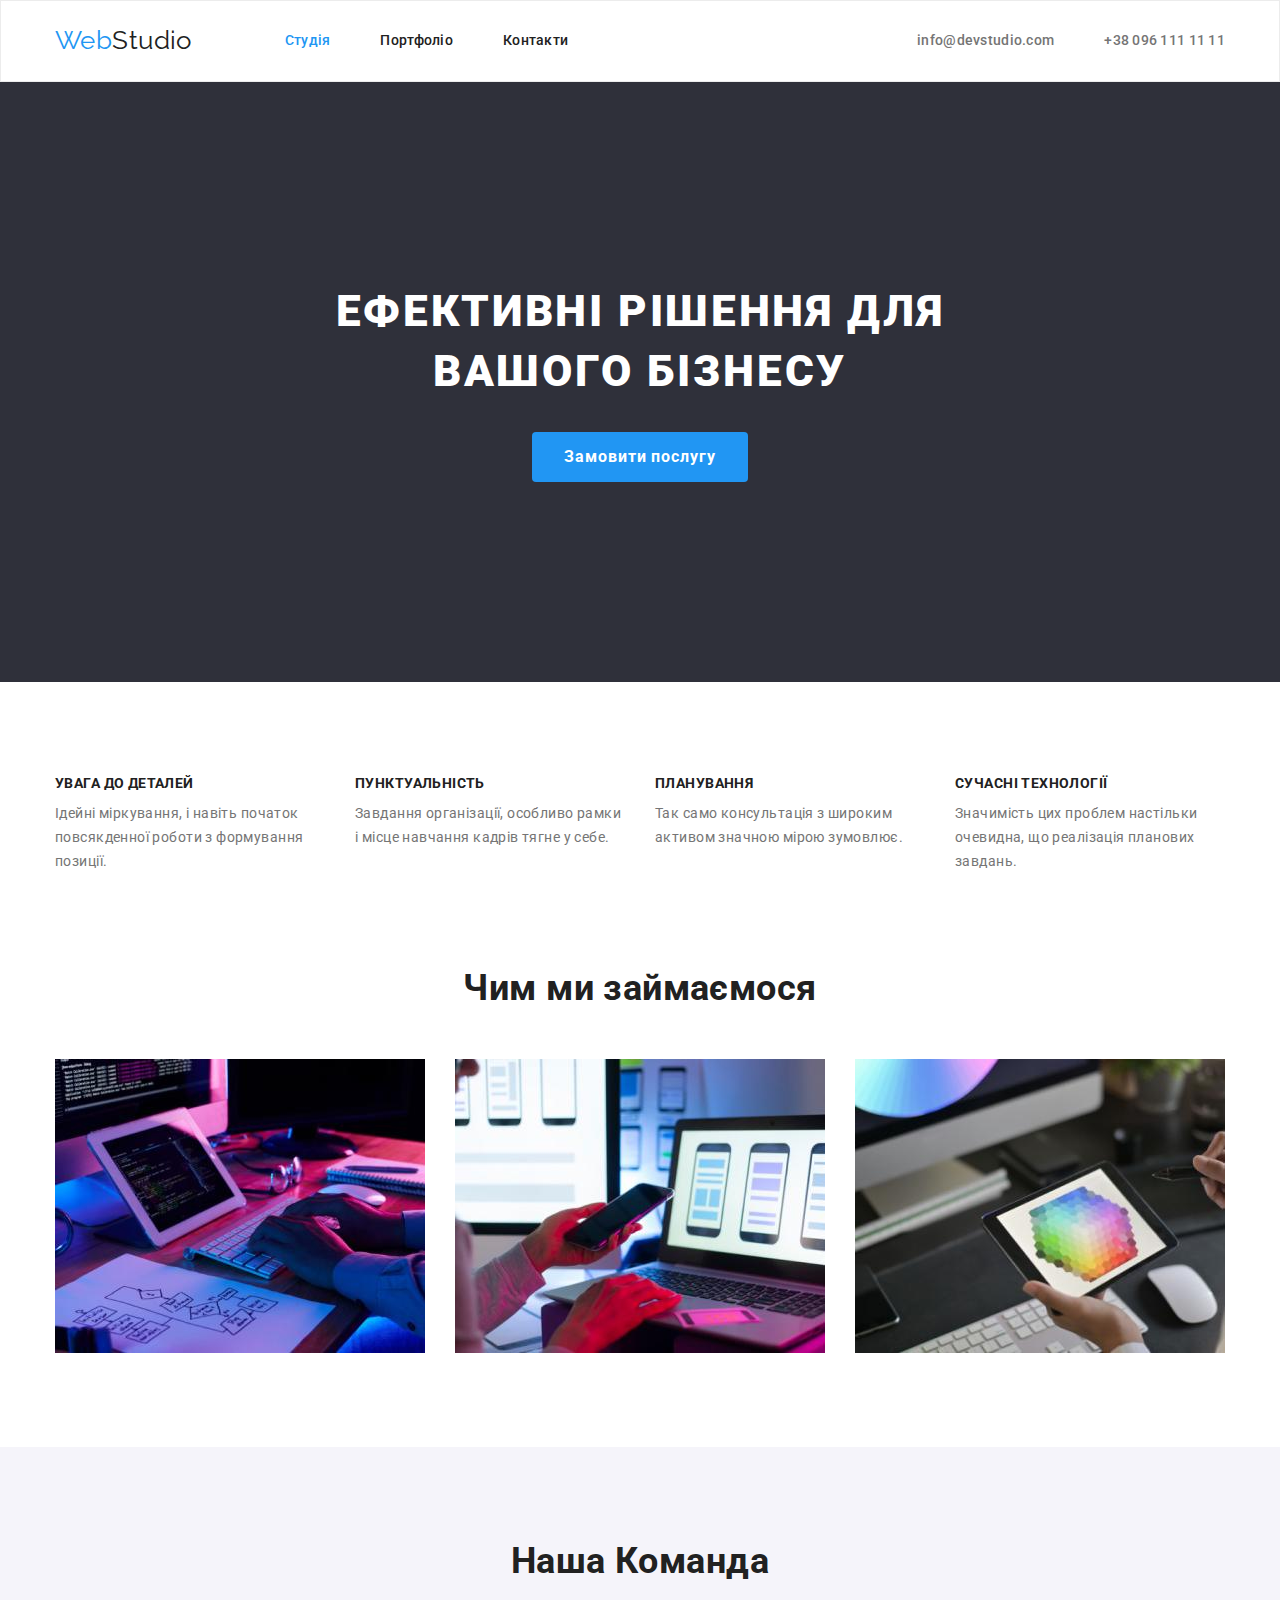
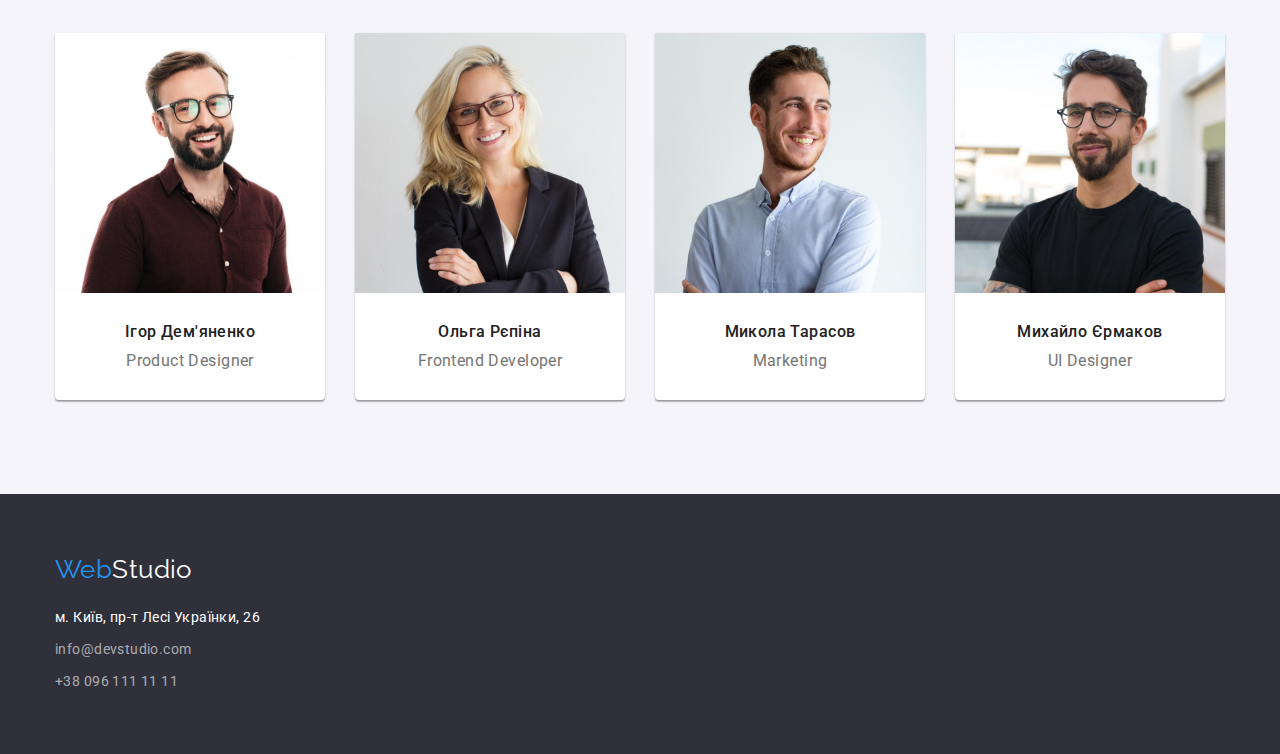
<file: index.html>
<!DOCTYPE html>
<html lang="uk">
<head>
    <meta charset="UTF-8">
    <meta http-equiv="X-UA-Compatible" content="IE=edge">
    <meta name="viewport" content="width=device-width, initial-scale=1.0">
    <title>Студія</title>
    <link rel="preconnect" href="https://fonts.googleapis.com">
    <link rel="preconnect" href="https://fonts.gstatic.com" crossorigin>
    <link href="https://fonts.googleapis.com/css2?family=Raleway:wght@700&family=Roboto:wght@400;500;700;900&display=swap" rel="stylesheet">
    <link rel="stylesheet" href="https://cdnjs.cloudflare.com/ajax/libs/modern-normalize/1.1.0/modern-normalize.min.css">
    <link rel="stylesheet" href="./css/styles.css" >
</head>
<body>
    <!--Шапка--> 
    <header class="header">
        <div class="container head-container"> 
            <nav class="header-nav">
            <a class="logo" href="./index.html"><span class="logo-color">Web</span>Studio</a>
            <ul class="site-nav list">
                <li class="item"><a href="./index.html" class="link current">Студія</a></li>
                <li class="item"><a href="./portfolio.html" class="link">Портфоліо</a></li>
                <li class="item"><a href="" class="link">Контакти</a></li>
            </ul>
            </nav>
            <ul class="auth-nav list">
                <li class="item"><a class="link" href="mailto:info@devstudio.com">info@devstudio.com</a></li>
                <li class="item"><a class="link" href="tel:+380961111111">+38 096 111 11 11</a></li>
            </ul>
        </div>
    </header>
    <!--Унікальний контент-->
    <main>
        <!--Кнопка-->
       <section class="hero">
            <div class="container">
            <h1 class="hero-title">Ефективні рішення для вашого бізнесу</h1>
            <button type="button" class="button">Замовити послугу</button>
            </div>
        </section>
        <!--Переваги веб-дезайну-->
        <section class="section second">
            <div class="container"> 
                <!--тег Н2 не відображатиметься в брайзері-->
                <h2 class="section-title visually-hidden">Переваги веб-дезайну</h2>
                <ul class="feature list">
                    <li>
                        <h3 class="title">УВАГА ДО ДЕТАЛЕЙ</h3>
                        <p>Ідейні міркування, і навіть початок повсякденної роботи з формування позиції.</p>
                    </li>
                    <li>
                        <h3 class="title">ПУНКТУАЛЬНІСТЬ</h3>
                        <p>Завдання організації, особливо рамки і місце навчання кадрів тягне у себе.</p>
                    </li>
                    <li>
                        <h3 class="title">ПЛАНУВАННЯ</h3>
                        <p>Так само консультація з широким активом значною мірою зумовлює.</p>
                    </li>
                    <li>
                        <h3 class="title">СУЧАСНІ ТЕХНОЛОГІЇ</h3>
                        <p>Значимість цих проблем настільки очевидна, що реалізація планових завдань.</p>
                    </li>
                </ul>
            </div>
        </section>
        <!--Чим ми займаємося-->
        <section class="section">
            <div class="container"> 
                <h2 class="section-title">Чим ми займаємося</h2>
                <ul class="images">
                    <li> <img src="./images/1.jpg" alt="комп'ютер" width="370"/> </li>
                    <li> <img src="./images/2.jpg" alt="телефон" width="370"/> </li>
                    <li> <img src="./images/3.jpg" alt="планшет" width="370"/> </li>
                </ul>
            </div>
        </section>
        <!--Наша Команда-->
        <section class="section team">
            <div class="container"> 
            <h2 class="section-title">Наша Команда</h2>
            <ul class="team list">
                <li> 
                    <img src="./images/e1.jpg" alt="Ігор" width="270"/>
                    <div class="overview">
                        <h3 class="title">Ігор Дем'яненко</h3>
                        <p class="text">Product Designer</p>
                    </div>
                </li>
                <li>
                    <img src="./images/e2.jpg" alt="Ольга" width="270"/> 
                    <div class="overview">
                        <h3 class="title">Ольга Рєпіна</h3>
                        <p class="text">Frontend Developer</p>
                    </div>
                </li>
                <li>
                    <img src="./images/e3.jpg" alt="Микола" width="270"/>
                    <div class="overview">
                        <h3 class="title">Микола Тарасов</h3>
                        <p class="text">Marketing</p>
                    </div>
                </li>
                <li>
                    <img src="./images/e4.jpg" alt="Михайло" width="270"/>
                    <div class="overview">
                        <h3 class="title">Михайло Єрмаков</h3>
                        <p class="text">UI Designer</p>
                    </div>
                </li>
            </ul>
            </div>
        </section>
    </main>
    <!--Низ-->
    <footer class="foot">
        <div class="container"> 
            <a class="logo" href="./index.html"><span class="logo-color">Web</span>Studio</a>
            <address >   
            <ul class="contacts">
                <li><a href="https://goo.gl/maps/5gf1aQqiZzD6x3Li7" target="_blank" rel="noopener noreferrer" class="address">м. Київ, пр-т Лесі Українки, 26</a></li>
                <li><a class="link" href="mailto:info@devstudio.com">info@devstudio.com</a></li>
                <li><a class="link" href="tel:+380961111111">+38 096 111 11 11</a></li>
            </ul>
            </address>
        </div>
    </footer>
</body>
</html>
</file>
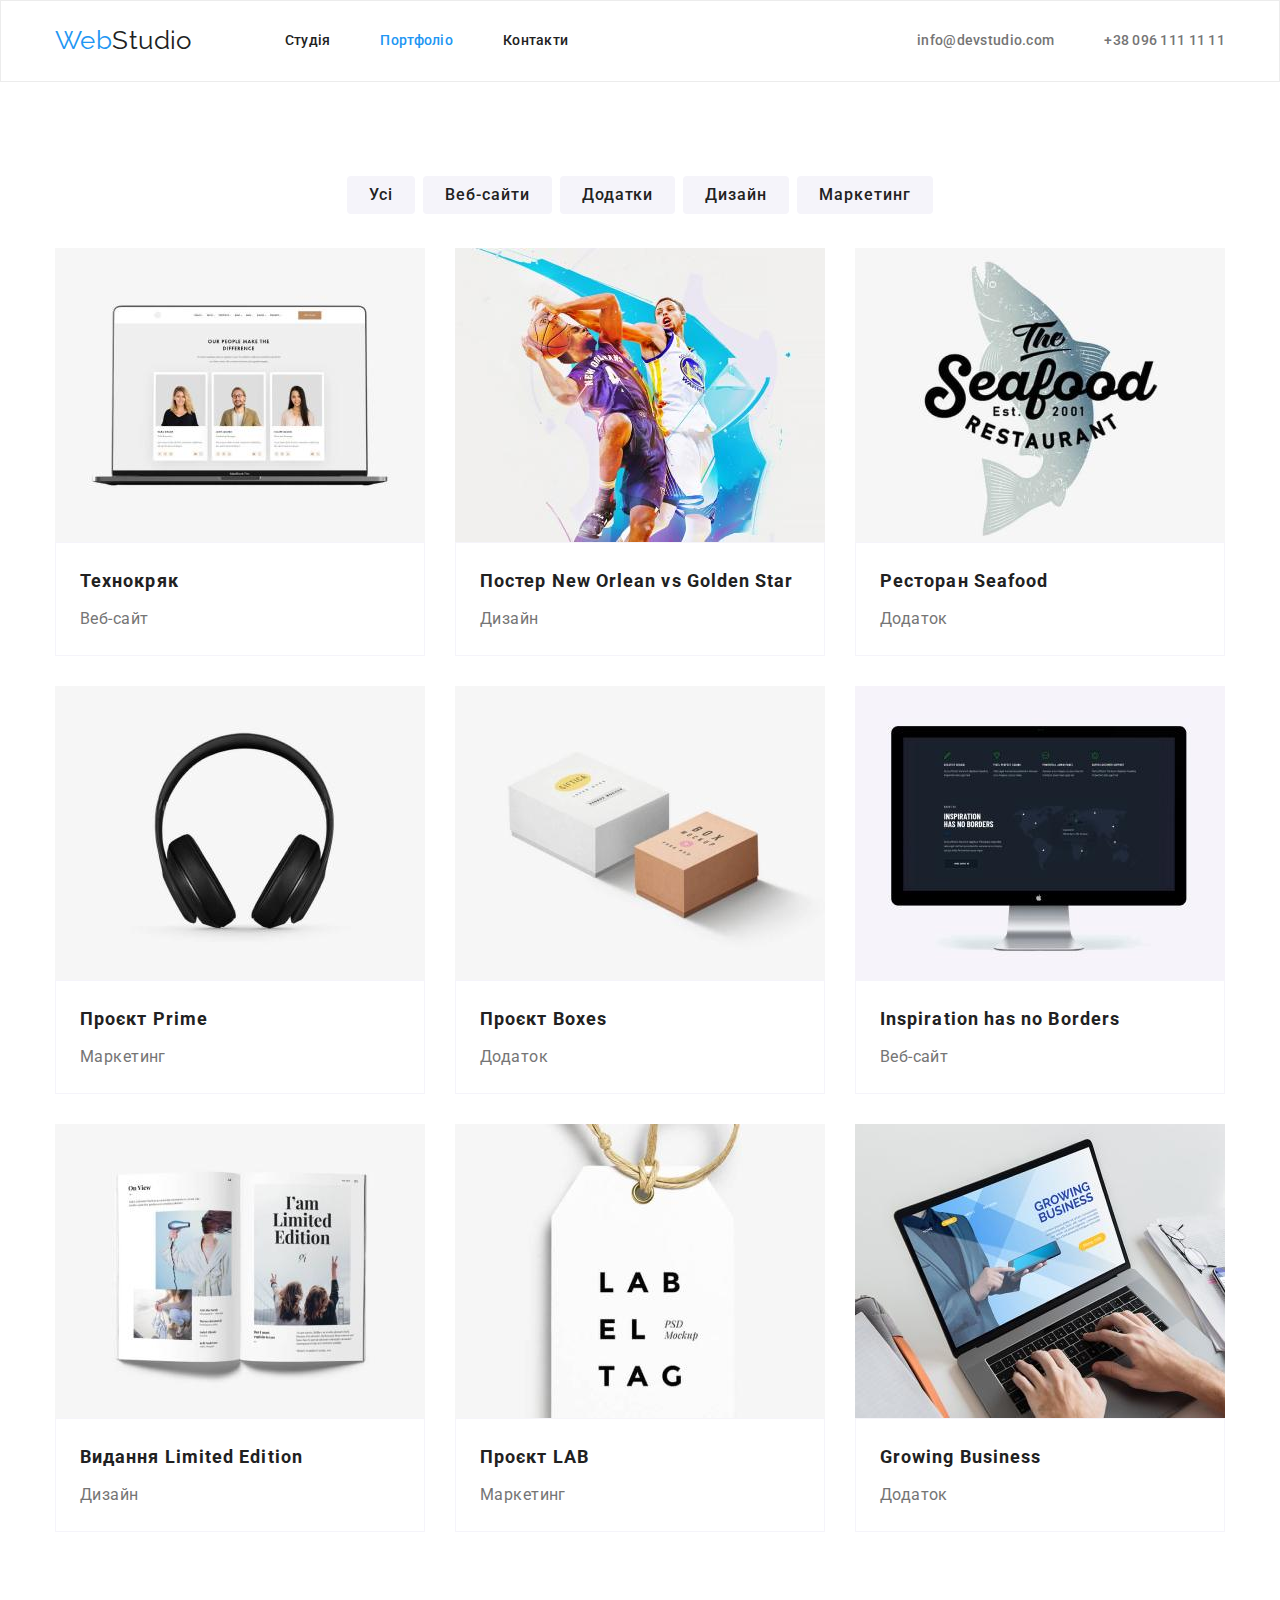
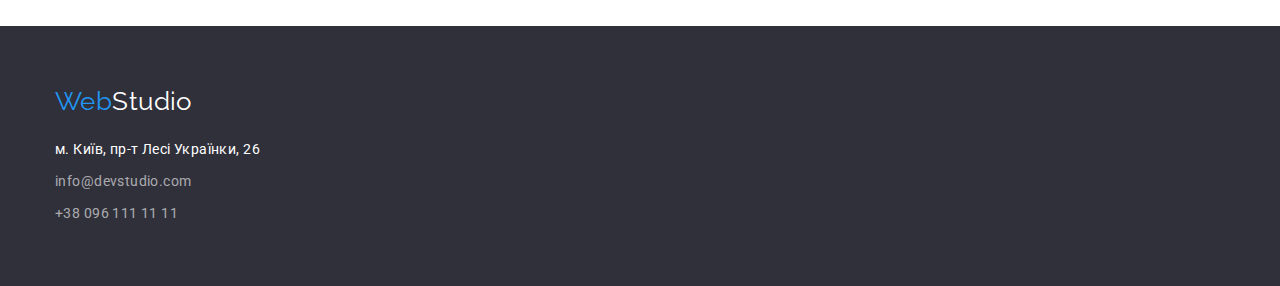
<file: portfolio.html>
<!DOCTYPE html>
<html lang="uk">
<head>
    <meta charset="UTF-8">
    <meta http-equiv="X-UA-Compatible" content="IE=edge">
    <meta name="viewport" content="width=device-width, initial-scale=1.0">
    <title>Студія</title>
    <link rel="preconnect" href="https://fonts.googleapis.com">
    <link rel="preconnect" href="https://fonts.gstatic.com" crossorigin>
    <link href="https://fonts.googleapis.com/css2?family=Raleway:wght@700&family=Roboto:wght@400;500;700;900&display=swap" rel="stylesheet">
    <link rel="stylesheet" href="https://cdnjs.cloudflare.com/ajax/libs/modern-normalize/1.1.0/modern-normalize.min.css">
    <link rel="stylesheet" href="./css/styles.css" >
</head>
<body>
    <!--Шапка-->
    <header class="header">
        <div class="container head-container"> 
            <nav class="header-nav">
            <a class="logo" href="./index.html"><span class="logo-color">Web</span>Studio</a>
            <ul class="site-nav list">
                <li class="item"><a href="./index.html" class="link">Студія</a></li>
                <li class="item"><a href="./portfolio.html" class="link current">Портфоліо</a></li>
                <li class="item"><a href="" class="link">Контакти</a></li>
            </ul>
            </nav>
            <ul class="auth-nav list">
                <li class="item"><a class="link" href="mailto:info@devstudio.com">info@devstudio.com</a></li>
                <li class="item"><a class="link" href="tel:+380961111111">+38 096 111 11 11</a></li>
            </ul>
        </div>
    </header>
    <!--Унікальний контент-->
    <main>
    <section class="section">
        <div class="container">
            <h1 class="visually-hidden">Наші роботи</h1>
        <ul class="project list">
            <li>
                <button type="button"class="button">Усі</button>
            </li>
            <li>
                <button type="button"class="button">Веб-сайти</button>
            </li>
            <li>
                <button type="button"class="button">Додатки</button>
            </li>
            <li>
                <button type="button"class="button">Дизайн</button>
            </li>
            <li>
                <button type="button"class="button">Маркетинг</button>
            </li>
        </ul>
        <ul class="portfolio list">
            <li> 
                <img src="./images/p1.jpg" alt="Ноутбук" width="370"/>
                <div class="description">
                    <h2 class="title">Технокряк</h2>
                    <p class="text">Веб-сайт</p>
                </div>
            </li>  
            <li> 
                <img src="./images/p2.jpg" alt="Баскетбол" width="370"/>
                <div class="description">
                    <h2 class="title">Постер New Orlean vs Golden Star</h2>
                    <p class="text">Дизайн</p>
                </div>
            </li>  
            <li> 
                <img src="./images/p3.jpg" alt="Ресторан" width="370"/>
                <div class="description">
                    <h2 class="title">Ресторан Seafood</h2>
                    <p class="text">Додаток</p>
                </div>
            </li>  
            <li> 
                <img src="./images/p4.jpg" alt="Навушники" width="370"/>
                <div class="description">
                    <h2 class="title">Проєкт Prime</h2>
                    <p class="text">Маркетинг</p>
                </div>
            </li>  
            <li> 
                <img src="./images/p5.jpg" alt="Коробки" width="370"/>
                <div class="description">
                    <h2 class="title">Проєкт Boxes</h2>
                    <p class="text">Додаток</p>
                </div>
            </li>  
            <li> 
                <img src="./images/p6.jpg" alt="Екран" width="370"/>
                <div class="description">
                    <h2 class="title">Inspiration has no Borders</h2>
                    <p class="text">Веб-сайт</p>
                </div>
            </li>  
            <li> 
                <img src="./images/p7.jpg" alt="книжка" width="370"/>
                <div class="description">
                    <h2 class="title">Видання Limited Edition</h2>
                    <p class="text">Дизайн</p>
                </div>
            </li>  
            <li> 
                <img src="./images/p8.jpg" alt="ЛАБ" width="370"/>
                <div class="description">
                    <h2 class="title">Проєкт LAB</h2>
                    <p class="text">Маркетинг</p>
                </div>
            </li>  
            <li> 
                <img src="./images/p9.jpg" alt="Робота за ноутбуком" width="370"/>
                <div class="description">
                    <h2 class="title">Growing Business</h2>
                    <p class="text">Додаток</p>
                </div>
            </li>  
        </ul>
        </div>
    </section>
    </main>
    <!--Низ-->
    <footer class="foot">
        <div class="container"> 
            <a class="logo" href="./index.html"><span class="logo-color">Web</span>Studio</a>
            <address >   
            <ul class="contacts">
                <li><a href="https://goo.gl/maps/5gf1aQqiZzD6x3Li7" target="_blank" rel="noopener noreferrer" class="address">м. Київ, пр-т Лесі Українки, 26</a></li>
                <li><a class="link" href="mailto:info@devstudio.com">info@devstudio.com</a></li>
                <li><a class="link" href="tel:+380961111111">+38 096 111 11 11</a></li>
            </ul>
            </address>
        </div>
    </footer>
</body>
</html>
</file>
<file: css/styles.css>
/* main color: #212121; */
/* text color: #212121 */
/* link color #2196F3 */

:root {
  --main-color: #757575;
  --text-color: #212121;
  --link-color: #2196f3;
}

* {
  box-sizing: border-box;
}
body {
  font-family: roboto, sans-serif;
  color: var(--main-color);
  background-color: #fff;
  letter-spacing: 0.03em;
  font-size: 14px;
  line-height: 1.71;
}

.list {
  list-style: none;
  padding: 0;
  margin: 0;
}

h1,
h2,
h3,
p,
ul {
  margin-top: 0;
  margin-bottom: 0;
}

img {
  display: block;
}
ul {
  list-style: none;
  padding: 0;
  margin: 0;
}

.visually-hidden {
  position: absolute;
  width: 1px;
  height: 1px;
  margin: -1px;
  border: 0;
  padding: 0;
  
  white-space: nowrap;
  clip-path: inset(100%);
  clip: rect(0 0 0 0);
  overflow: hidden;
}

.container {
  padding-left: 15px;
  padding-right: 15px;
  margin-left: auto;
  margin-right: auto;
  width: 1200px;
  /* border: 1px solid red; */
}

.head-container{
  justify-content: space-between;
}
.head-container, .header-nav {
  display: flex;
  align-items: center;
}


.header {
border: 1px solid #ECECEC;
padding-top: 24px;
padding-bottom: 25px;
}
.logo {
  font-family: raleway, sans-serif;
  color: var(--text-color);
  font-size: 26px;
  line-height: 1.2;
  text-decoration: none;
}
.logo-color {
  color: var(--link-color);
}


/* nav */
.site-nav {
display: flex;
margin-left: 93px;
}

.site-nav .item:not(:last-child) {
  /* background-color: yellow; */
  margin-right: 50px;
}
.site-nav .link {
  color: var(--text-color);
  font-weight: 500;
  letter-spacing: 0.02em;
  text-decoration: none;
  font-size: 14px;
  line-height: 1.14;
}

.site-nav .link:hover,
.site-nav .link:focus,
.auth-nav .link:hover,
.auth-nav .link:focus {
  color: var(--link-color);
}

.site-nav .link.current {
  color: var(--link-color);
}


.auth-nav {
  display: flex;
}
.auth-nav .item +.item {
  margin-left: 50px;
}
.auth-nav .link {
  color: var(--main-color);
  font-weight: 500;
  letter-spacing: 0.02em;
  text-decoration: none;
}
/* main */

/* hero */

  
.hero {
  background-color: #2f303a;
  text-align: center;
  padding-top: 200px;
  padding-bottom: 200px;
}

.hero-title {
  color: #fff;
  font-weight: 900;
  font-size: 44px;
  line-height: 1.36;
  letter-spacing: 0.06em;
  text-transform: uppercase;
  margin-bottom: 30px;
  width: 696px;
  margin-left: auto;
  margin-right: auto;
}

.button {
  border-radius: 4px;
  border: none;
  color: #fff;
  background-color: var(--link-color);
  cursor: pointer;
  font-weight: 700;
  font-size: 16px;
  line-height: 1.88;
  align-items: center;
  letter-spacing: 0.06em;
  padding: 10px 32px;
}

.button:hover,
.button:focus {
  color: var(--text-color);
  background-color: #f5f4fa;
}

.section {
  padding-top: 94px;
  padding-bottom: 94px;
}

.secrion,.second {
    padding-bottom: 0px;

}

.section-title {
  color: var(--text-color);
  font-weight: 700;
  font-size: 36px;
  line-height: 1.16;
  text-align: center;
  margin-bottom: 50px
}

/* works */
.feature {
display: flex;
/* justify-content: space-around; */
gap: 30px;
}

.feature li {
  max-width: 270px;
}

.feature .title {
  color: var(--text-color);
  font-weight: 700;
  text-transform: uppercase;
  font-size: 14px;
  line-height: 1.14;
  margin-bottom: 10px;
}

/* what we do */
.images {
display: flex;
}

.images li +li {
  margin-left: 30px;
}
/* team */


.team {
  background-color: #f5f4fa;
  display: flex;
  flex-wrap: wrap;
  text-align: center;
  gap: 30px;
}

.team li {
background: #FFFFFF;
/* material shadow v1 */
box-shadow: 0px 1px 3px rgba(0, 0, 0, 0.12), 0px 1px 1px rgba(0, 0, 0, 0.14), 0px 2px 1px rgba(0, 0, 0, 0.2);
border-radius: 0px 0px 4px 4px;
}

/* .team li+li {
  margin-left:29px;
} */

.team .title {
  color: var(--text-color);
  font-weight: 500;
  font-size: 16px;
  line-height: 1.16;
  margin-bottom: 10px;
}

.team .text {
  font-size: 16px;
  line-height: 1.16;
}

.overview {
  padding-top: 30px;
  padding-bottom: 30px;
  /* background: #FFFFFF;
box-shadow: 0px 1px 3px rgba(0, 0, 0, 0.12), 0px 1px 1px rgba(0, 0, 0, 0.14), 0px 2px 1px rgba(0, 0, 0, 0.2);
border-radius: 0px 0px 4px 4px; */
}

/* footer */

.foot {
  background-color: #2f303a;
  padding-top: 60px;
  padding-bottom: 60px;
}

.contacts li{
  display: flex ;
  flex-direction: column;
  margin-bottom: 8px;
}

.contacts li:last-child {
  margin-bottom: 0;
}

.foot .logo {
  color: #fff;
}
.address {
  color: #fff;
  font-style: normal;
  text-decoration: none;
  font-style: normal;
}

address {
  margin-top: 20px;
}

.address:hover,
.address:focus {
  color: var(--link-color);
}

.foot .link {
  color: rgba(255, 255, 255, 0.6);
  text-decoration: none;
  font-style: normal;
}

.foot .link:focus,
.foot .link:hover {
  color: var(--link-color);
}

/* portfolio */
.project {
  display: flex;
  justify-content: center;
  margin-bottom: 34px;
}
.project li+li {
  margin-left: 8px;
}

.project .button {
  color: var(--text-color);
  background-color: #f5f4fa;
  cursor: pointer;
  font-weight: 500;
  font-size: 16px;
  line-height: 1.62;
  text-align: center;
  display: flex;
  padding: 6px 22px;
}

.project .button:hover,
.project .button:focus {
  color: #fff;
  background-color: var(--link-color);
}

/* portfoli */
.portfolio {
display: flex;
flex-wrap: wrap;
}

.portfolio li {
  /* width: 370px; */
  width: calc((100% - 60px)/3);
  /* background-color: red; */
  margin-right: 30px;
  margin-bottom: 30px;
}

.description {
    border: 1px solid #f5f4fa;
    padding: 20px 24px;
}

.portfolio li:nth-child(3n) {
margin-right: 0;
} 

.portfolio li:nth-last-child(-n + 3){
  margin-bottom: 0;
} 


/* .portfolio li {
border-bottom: 1px solid #ECECEC;
}

.portfolio li:nth-child(3n+2) {
  margin-left: 28px;
  margin-right: 28px;
} 

.portfolio li:nth-last-child(n + 6){
  margin-bottom: 30px;
} */


.portfolio .title {
  color: #212121;
  font-weight: 700;
  font-size: 18px;
  line-height: 2;
  letter-spacing: 0.06em;
  margin-bottom: 4px;
}

.portfolio .text {
  font-size: 16px;
  line-height: 2;
}
</file>
